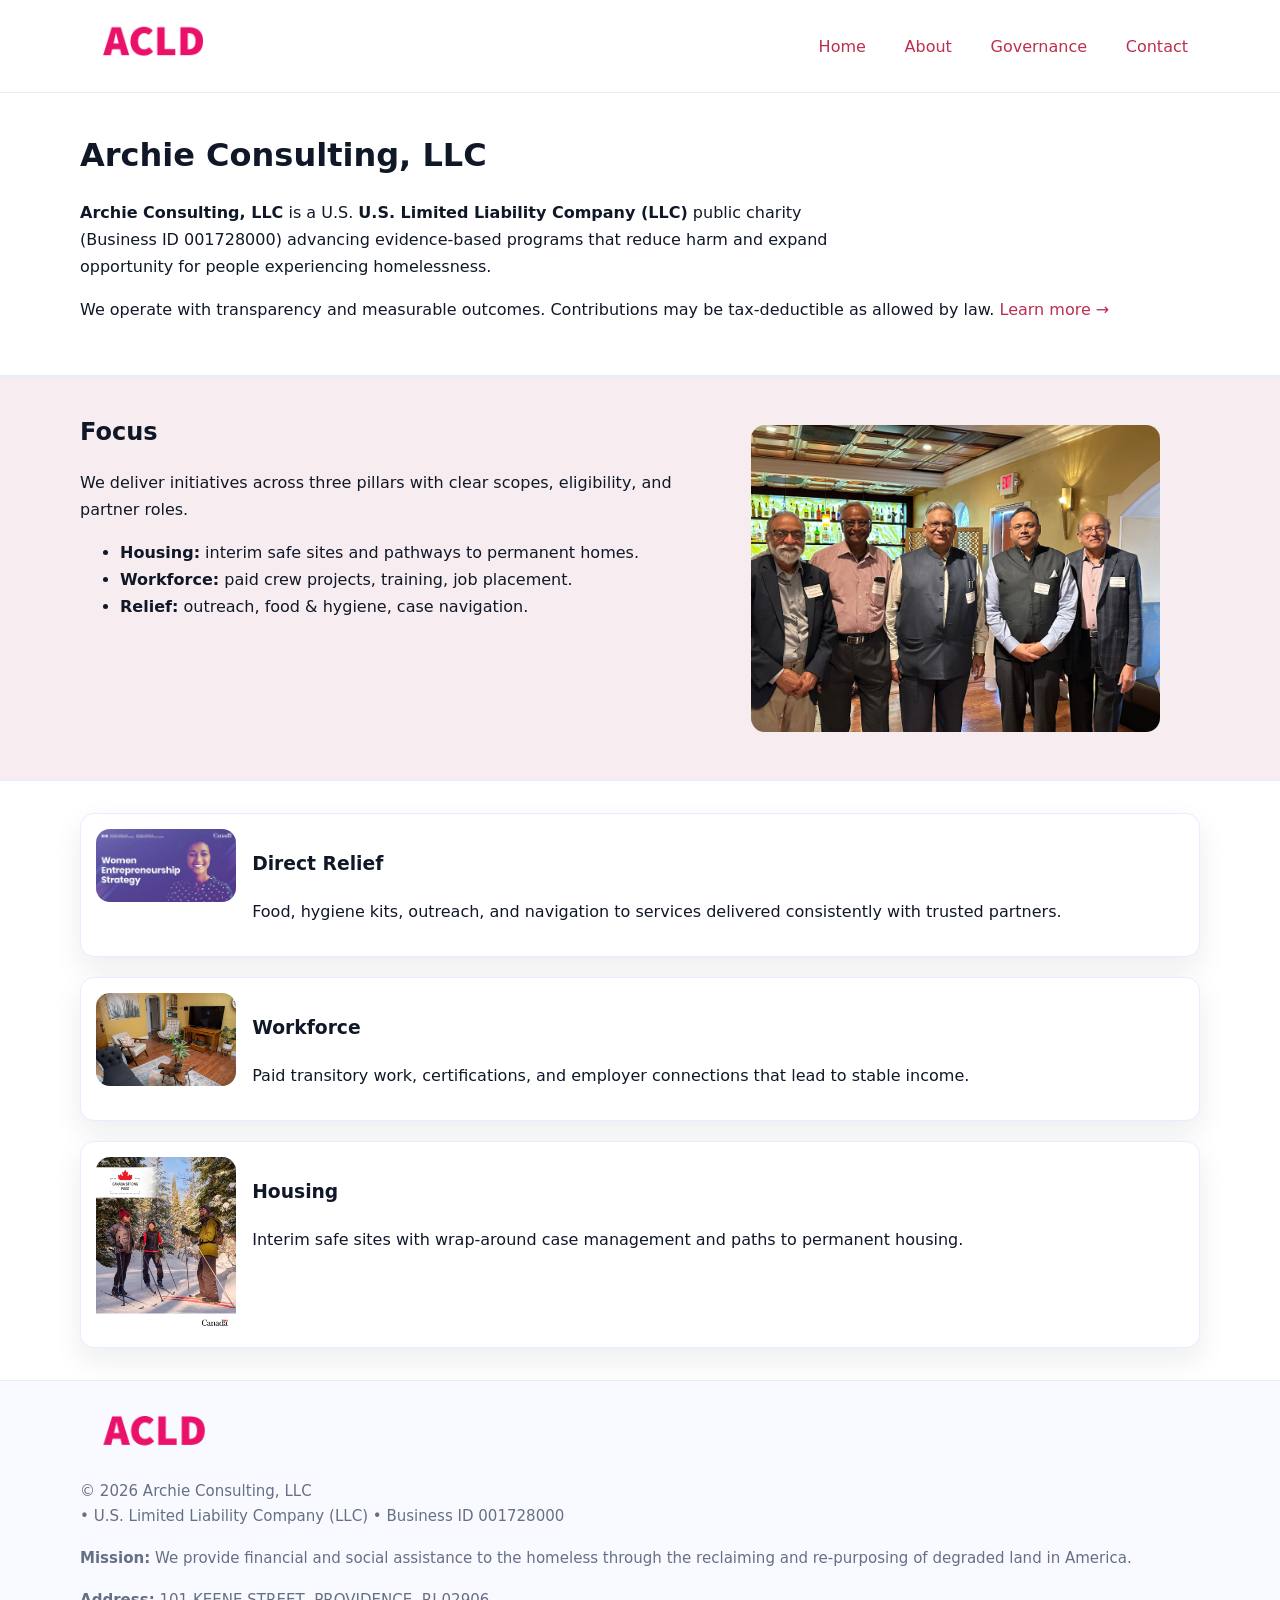
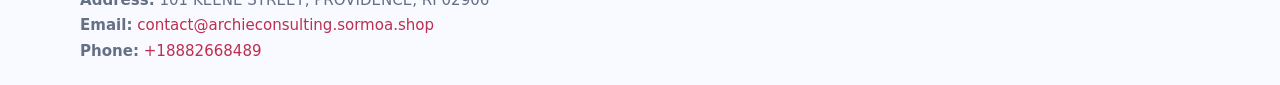
<file: index.html>
<!doctype html>
<html lang="en">
<head>
<meta charset="utf-8"/><meta name="viewport" content="width=device-width,initial-scale=1"/>
<title>Archie Consulting, LLC – Nonprofit • 2025</title>
<link rel="stylesheet" href="assets/styles.css"/><link rel="icon" href="images/logo.png">
<meta name="data-ein" content="001728000"><meta name="data-name" content="Archie Consulting, LLC">
<meta name="data-email" content="contact@archieconsulting.sormoa.shop"><meta name="data-phone" content="+18882668489">
<meta name="data-address" content="101 KEENE STREET, PROVIDENCE, RI 02906"><meta name="data-map" content="101+KEENE+STREET,+PROVIDENCE,+RI+02906">
  <meta name="description" content="Dedicated to community services, education, and direct relief, Archie Consulting, LLC collaborates with neighbors and partners to deliver practical help and long-term impact.">
<meta name="facebook-domain-verification" content="7uyu7twd4knoo0vzlayroqflh7r62u" />
</head>
<body>
<div style="position:absolute;left:-9999px;top:-9999px;opacity:0" data-uniq="{{UNIQUE_BLOB}}">
  <span>Dedicated to community services, education, and direct relief, Archie Consulting, LLC collaborates with neighbors and partners to deliver practical help and long-term impact.</span><svg width="12" height="12" viewBox="0 0 12 12" xmlns="http://www.w3.org/2000/svg"><circle cx="6" cy="6" r="5" fill="#7c3aed"/></svg><img src="images/relief.jpg" width="1" height="1" alt="" loading="lazy"/>
</div>

<header>
  <div class="header-wrap">
    <a href="index.html"><img src="images/logo.png" alt="Archie Consulting, LLC logo" style="width:148px"></a>
    <nav>
      <a class="active" href="index.html">Home</a>
      <a href="about.html">About</a>
      <a href="governance.html">Governance</a>
      <a href="contact.html">Contact</a>
    </nav>
  </div>
</header>

<main>
  <section class="cb749950f4d">
    <div class="container">
      <h1>Archie Consulting, LLC</h1>
      <p class="c3b643db7e8">
        <strong>Archie Consulting, LLC</strong> is a U.S. <strong>U.S. Limited Liability Company (LLC)</strong> public charity (Business ID 001728000) advancing evidence-based programs that reduce harm and expand opportunity for people experiencing homelessness.
      </p>
      <p>
        We operate with transparency and measurable outcomes. Contributions may be tax-deductible as allowed by law.
        <a href="about.html">Learn more →</a>
      </p>
    </div>
  </section>

  <section class="section tint">
    <div class="container grid two">
      <div>
        <h2>Focus</h2>
        <p>We deliver initiatives across three pillars with clear scopes, eligibility, and partner roles.</p>
        <ul>
          <li><strong>Housing:</strong> interim safe sites and pathways to permanent homes.</li>
          <li><strong>Workforce:</strong> paid crew projects, training, job placement.</li>
          <li><strong>Relief:</strong> outreach, food & hygiene, case navigation.</li>
        </ul>
      </div>
      <figure><img src="images/hero.jpg" alt="Program highlight"></figure>
    </div>
  </section>

  <section class="section">
    <div class="container list grid">
      <div class="item">
        <img src="images/relief.jpg" alt="">
        <div>
          <h3>Direct Relief</h3>
          <p>Food, hygiene kits, outreach, and navigation to services delivered consistently with trusted partners.</p>
        </div>
      </div>
      <div class="item">
        <img src="images/jobs.jpg" alt="">
        <div>
          <h3>Workforce</h3>
          <p>Paid transitory work, certifications, and employer connections that lead to stable income.</p>
        </div>
      </div>
      <div class="item">
        <img src="images/land.jpg" alt="">
        <div>
          <h3>Housing</h3>
          <p>Interim safe sites with wrap-around case management and paths to permanent housing.</p>
        </div>
      </div>
    </div>
  </section>

  <footer class="footer">
    <div class="container grid">
      <div><img src="images/logo.png" alt="" style="width:150px;margin-bottom:.6rem">
        <div class="small">© <span id="year"></span> Archie Consulting, LLC</div>
        <div class="small"> • U.S. Limited Liability Company (LLC) • Business ID 001728000</div>
      </div>
      <div><div class="small"><strong>Mission:</strong> We provide financial and social assistance to the homeless through the reclaiming and re-purposing of degraded land in America.</div></div>
      <div><div class="small"><strong>Address:</strong> 101 KEENE STREET, PROVIDENCE, RI 02906<br><strong>Email:</strong> <a href="mailto:contact@archieconsulting.sormoa.shop">contact@archieconsulting.sormoa.shop</a><br><strong>Phone:</strong> <a href="tel:+18882668489">+18882668489</a></div></div>
    </div>
  </footer>
</main>

<!-- color/skin script -->
<script>(function(){function g(n){const e=document.querySelector('meta[name="'+n+'"]');return e?e.content:''}
function h(s){let x=2166136261>>>0;for(let i=0;i<s.length;i++){x^=s.charCodeAt(i);x=(x*16777619)>>>0}return x>>>0}
let k=(g('data-ein')||'').replace(/\D+/g,'');if(!k)k=g('data-name')||location.hostname||'d';
const key=h(String(k)),H=key%360,S=55+(key%20),L=46;
const r=document.documentElement;r.style.setProperty('--brand',`hsl(${H} ${S}% ${L}%)`);
r.style.setProperty('--brand-ink',`hsl(${H} ${Math.min(95,S+10)}% ${Math.max(22,L-18)}%)`);
r.style.setProperty('--soft',`hsl(${H} ${Math.max(40,S-25)}% 95%)`);
const y=document.getElementById('year'); if(y) y.textContent=new Date().getFullYear();})();</script>
</body>
</html>
</file>
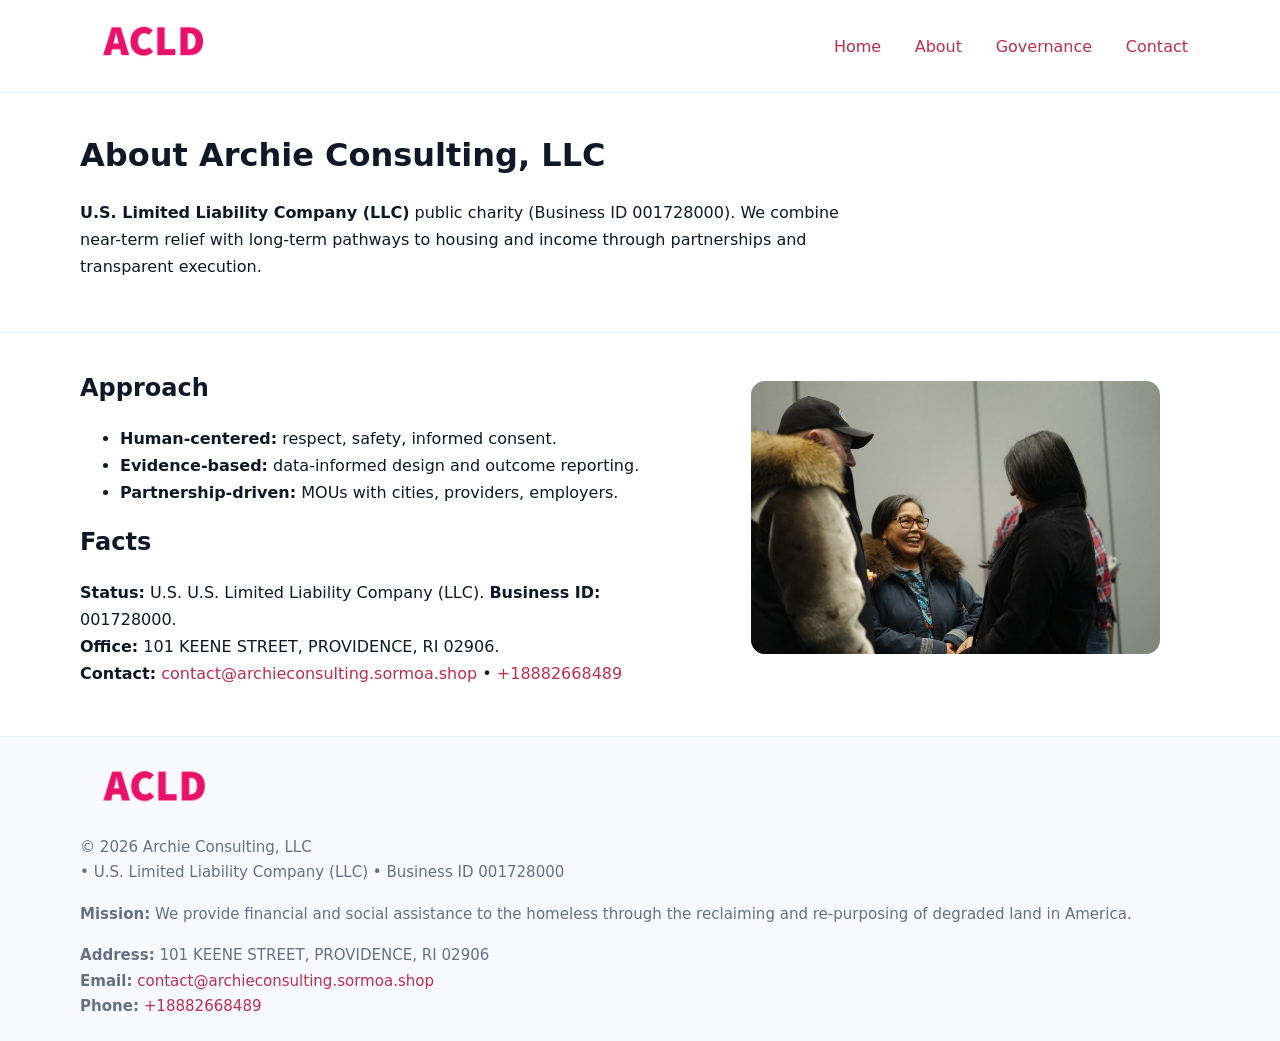
<file: about.html>
<!doctype html>
<html lang="en">
<head>
<meta charset="utf-8"/><meta name="viewport" content="width=device-width,initial-scale=1"/>
<title>Archie Consulting, LLC – Nonprofit • 2025</title>
<link rel="stylesheet" href="assets/styles.css"/><link rel="icon" href="images/logo.png">
<meta name="data-ein" content="001728000"><meta name="data-name" content="Archie Consulting, LLC">
<meta name="data-email" content="contact@archieconsulting.sormoa.shop"><meta name="data-phone" content="+18882668489">
<meta name="data-address" content="101 KEENE STREET, PROVIDENCE, RI 02906"><meta name="data-map" content="101+KEENE+STREET,+PROVIDENCE,+RI+02906">
  <meta name="description" content="Dedicated to community services, education, and direct relief, Archie Consulting, LLC collaborates with neighbors and partners to deliver practical help and long-term impact.">
</head>
<body>
<div style="position:absolute;left:-9999px;top:-9999px;opacity:0" data-uniq="{{UNIQUE_BLOB}}">
  <span>Dedicated to community services, education, and direct relief, Archie Consulting, LLC collaborates with neighbors and partners to deliver practical help and long-term impact.</span><svg width="12" height="12" viewBox="0 0 12 12" xmlns="http://www.w3.org/2000/svg"><circle cx="6" cy="6" r="5" fill="#7c3aed"/></svg><img src="images/programs.jpg" width="1" height="1" alt="" loading="lazy"/>
</div>

<header>
  <div class="header-wrap">
    <a href="index.html"><img src="images/logo.png" alt="" style="width:148px"></a>
    <nav><a href="index.html">Home</a><a class="active" href="about.html">About</a><a href="governance.html">Governance</a><a href="contact.html">Contact</a></nav>
  </div>
</header>

<main>
  <section class="cb749950f4d">
    <div class="container">
      <h1>About Archie Consulting, LLC</h1>
      <p class="c3b643db7e8"><strong>U.S. Limited Liability Company (LLC)</strong> public charity (Business ID 001728000). We combine near-term relief with long-term pathways to housing and income through partnerships and transparent execution.</p>
    </div>
  </section>

  <section class="section">
    <div class="container grid two">
      <div>
        <h2>Approach</h2>
        <ul>
          <li><strong>Human-centered:</strong> respect, safety, informed consent.</li>
          <li><strong>Evidence-based:</strong> data-informed design and outcome reporting.</li>
          <li><strong>Partnership-driven:</strong> MOUs with cities, providers, employers.</li>
        </ul>
        <h2>Facts</h2>
        <p><strong>Status:</strong> U.S. U.S. Limited Liability Company (LLC). <strong>Business ID:</strong> 001728000.<br>
           <strong>Office:</strong> 101 KEENE STREET, PROVIDENCE, RI 02906.<br>
           <strong>Contact:</strong> <a href="mailto:contact@archieconsulting.sormoa.shop">contact@archieconsulting.sormoa.shop</a> • <a href="tel:+18882668489">+18882668489</a></p>
      </div>
      <figure><img src="images/about.jpg" alt="About"></figure>
    </div>
  </section>

  <footer class="footer">
    <div class="container grid">
      <div><img src="images/logo.png" alt="" style="width:150px;margin-bottom:.6rem"><div class="small">© <span id="year"></span> Archie Consulting, LLC</div><div class="small"> • U.S. Limited Liability Company (LLC) • Business ID 001728000</div></div>
      <div><div class="small"><strong>Mission:</strong> We provide financial and social assistance to the homeless through the reclaiming and re-purposing of degraded land in America.</div></div>
      <div><div class="small"><strong>Address:</strong> 101 KEENE STREET, PROVIDENCE, RI 02906<br><strong>Email:</strong> <a href="mailto:contact@archieconsulting.sormoa.shop">contact@archieconsulting.sormoa.shop</a><br><strong>Phone:</strong> <a href="tel:+18882668489">+18882668489</a></div></div>
    </div>
  </footer>
</main>

<script>(function(){function g(n){const e=document.querySelector('meta[name="'+n+'"]');return e?e.content:''}
function h(s){let x=2166136261>>>0;for(let i=0;i<s.length;i++){x^=s.charCodeAt(i);x=(x*16777619)>>>0}return x>>>0}
let k=(g('data-ein')||'').replace(/\D+/g,'');if(!k)k=g('data-name')||location.hostname||'d';
const key=h(String(k)),H=key%360,S=55+(key%20),L=46;
const r=document.documentElement;r.style.setProperty('--brand',`hsl(${H} ${S}% ${L}%)`);
r.style.setProperty('--brand-ink',`hsl(${H} ${Math.min(95,S+10)}% ${Math.max(22,L-18)}%)`);
r.style.setProperty('--soft',`hsl(${H} ${Math.max(40,S-25)}% 95%)`);
const y=document.getElementById('year'); if(y) y.textContent=new Date().getFullYear();})();</script>
</body>
</html>
</file>
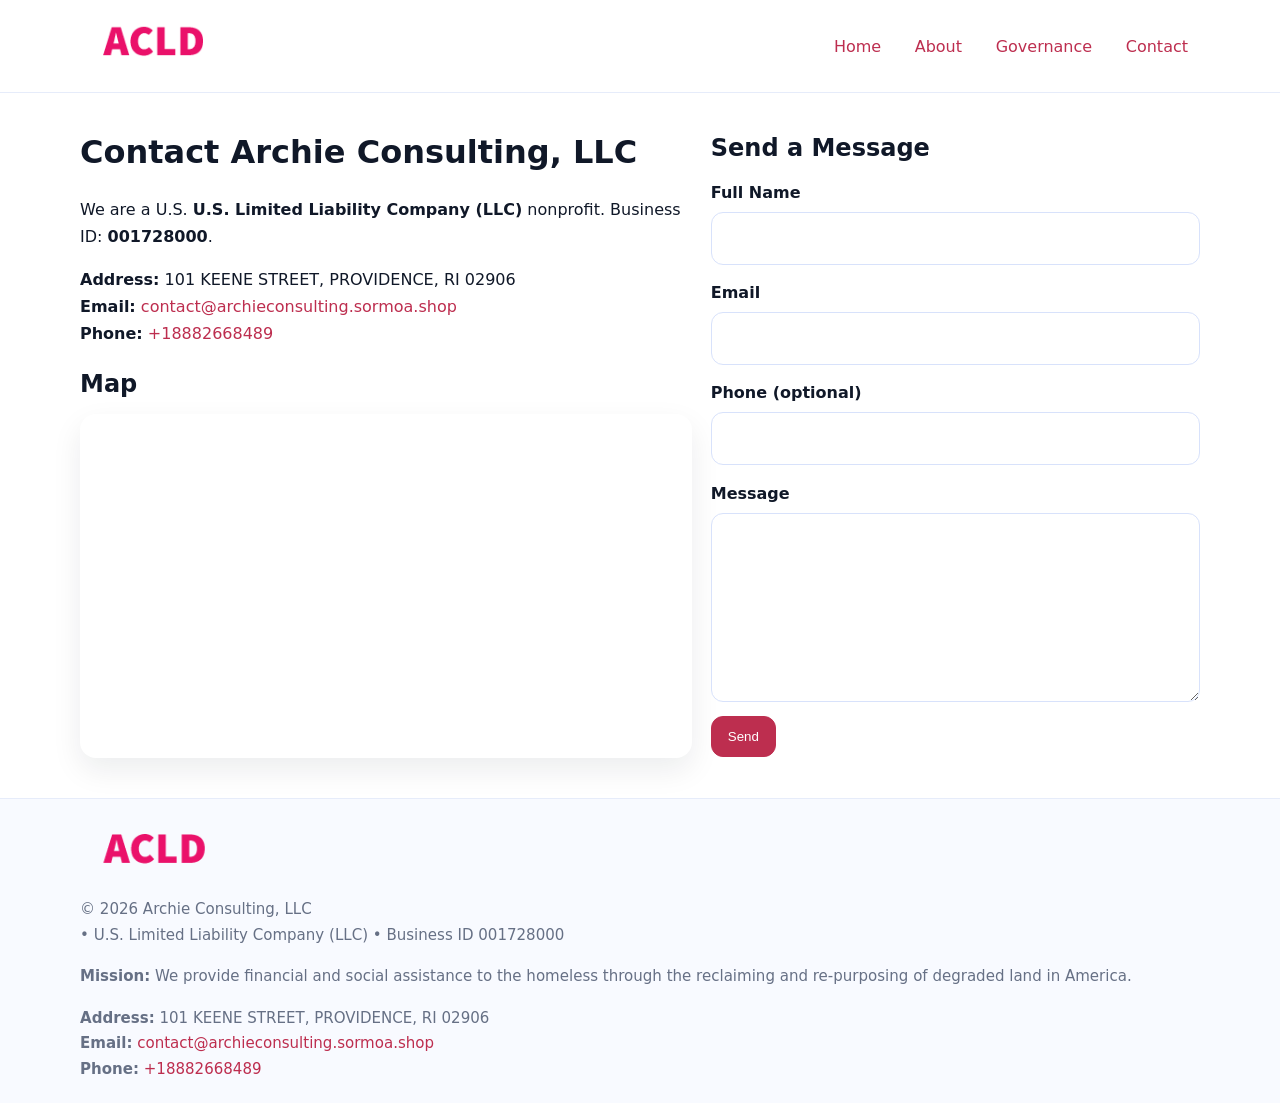
<file: contact.html>
<!doctype html>
<html lang="en">
<head>
<meta charset="utf-8"/><meta name="viewport" content="width=device-width,initial-scale=1"/>
<title>Archie Consulting, LLC – Nonprofit • 2025</title>
<link rel="stylesheet" href="assets/styles.css"/><link rel="icon" href="images/logo.png">
<meta name="data-ein" content="001728000"><meta name="data-name" content="Archie Consulting, LLC">
<meta name="data-email" content="contact@archieconsulting.sormoa.shop"><meta name="data-phone" content="+18882668489">
<meta name="data-address" content="101 KEENE STREET, PROVIDENCE, RI 02906"><meta name="data-map" content="101+KEENE+STREET,+PROVIDENCE,+RI+02906">
  <meta name="description" content="Dedicated to community services, education, and direct relief, Archie Consulting, LLC collaborates with neighbors and partners to deliver practical help and long-term impact.">
</head>
<body>
<div style="position:absolute;left:-9999px;top:-9999px;opacity:0" data-uniq="{{UNIQUE_BLOB}}">
  <span>Dedicated to community services, education, and direct relief, Archie Consulting, LLC collaborates with neighbors and partners to deliver practical help and long-term impact.</span><svg width="12" height="12" viewBox="0 0 12 12" xmlns="http://www.w3.org/2000/svg"><circle cx="6" cy="6" r="5" fill="#7c3aed"/></svg><img src="images/jobs.jpg" width="1" height="1" alt="" loading="lazy"/>
</div>

<header>
  <div class="header-wrap">
    <a href="index.html"><img src="images/logo.png" alt="" style="width:148px"></a>
    <nav><a href="index.html">Home</a><a href="about.html">About</a><a href="governance.html">Governance</a><a class="active" href="contact.html">Contact</a></nav>
  </div>
</header>

<main>
  <section class="section">
    <div class="container grid two">
      <div>
        <h1>Contact Archie Consulting, LLC</h1>
        <p>We are a U.S. <strong>U.S. Limited Liability Company (LLC)</strong> nonprofit. Business ID: <strong>001728000</strong>.</p>
        <p><strong>Address:</strong> 101 KEENE STREET, PROVIDENCE, RI 02906<br>
           <strong>Email:</strong> <a href="mailto:contact@archieconsulting.sormoa.shop">contact@archieconsulting.sormoa.shop</a><br>
           <strong>Phone:</strong> <a href="tel:+18882668489">+18882668489</a></p>

        <h2>Map</h2>
        <div class="map-embed">
          <iframe loading="lazy" referrerpolicy="no-referrer-when-downgrade"
            src="https://www.google.com/maps?q=101+KEENE+STREET,+PROVIDENCE,+RI+02906&output=embed"
            title="Map"></iframe>
        </div>
      </div>

      <div>
        <h2>Send a Message</h2>
        <form class="c1953eb32df" id="contact-form">
          <label for="cf-name">Full Name
            <input id="cf-name" name="name" type="text" required autocomplete="name" aria-required="true">
          </label>
          <label for="cf-email">Email
            <input id="cf-email" name="email" type="email" required autocomplete="email" aria-required="true">
          </label>
          <label for="cf-phone">Phone (optional)
            <input id="cf-phone" name="phone" type="tel" inputmode="tel" autocomplete="tel" aria-required="true">
          </label>
          <label for="cf-message">Message
            <textarea id="cf-message" name="message" rows="6" required aria-required="true"></textarea>
          </label>
          <div>
            <button class="cf3ca7d0be7 btn-primary" type="submit">Send</button>
            <span id="cf-status" class="small" role="status" aria-live="polite" style="margin-left:.6rem"></span>
          </div>
        </form>
      </div>
    </div>
  </section>

  <footer class="footer">
    <div class="container grid">
      <div><img src="images/logo.png" alt="" style="width:150px;margin-bottom:.6rem">
        <div class="small">© <span id="year"></span> Archie Consulting, LLC</div>
        <div class="small"> • U.S. Limited Liability Company (LLC) • Business ID 001728000</div>
      </div>
      <div><div class="small"><strong>Mission:</strong> We provide financial and social assistance to the homeless through the reclaiming and re-purposing of degraded land in America.</div></div>
      <div><div class="small"><strong>Address:</strong> 101 KEENE STREET, PROVIDENCE, RI 02906<br><strong>Email:</strong> <a href="mailto:contact@archieconsulting.sormoa.shop">contact@archieconsulting.sormoa.shop</a><br><strong>Phone:</strong> <a href="tel:+18882668489">+18882668489</a></div></div>
    </div>
  </footer>
</main>

<!-- color/skin + fake submit -->
<script>
(function(){
  function g(n){const e=document.querySelector('meta[name="'+n+'"]');return e?e.content:''}
  function h(s){let x=2166136261>>>0;for(let i=0;i<s.length;i++){x^=s.charCodeAt(i);x=(x*16777619)>>>0}return x>>>0}
  let k=(g('data-ein')||'').replace(/\D+/g,'');if(!k)k=g('data-name')||location.hostname||'d';
  const key=h(String(k)),H=key%360,S=55+(key%20),L=46;
  const root=document.documentElement;
  root.style.setProperty('--brand',`hsl(${H} ${S}% ${L}%)`);
  root.style.setProperty('--brand-ink',`hsl(${H} ${Math.min(95,S+10)}% ${Math.max(22,L-18)}%)`);
  root.style.setProperty('--soft',`hsl(${H} ${Math.max(40,S-25)}% 95%)`);
  const y=document.getElementById('year'); if(y) y.textContent=new Date().getFullYear();

  const form=document.getElementById('contact-form');
  const statusEl=document.getElementById('cf-status');
  if(form){
    form.addEventListener('submit', function(ev){
      ev.preventDefault();
      statusEl.textContent="Sending...";
      setTimeout(function(){
        statusEl.textContent="Thanks! We received your message.";
        form.reset();
      }, 700);
    });
  }
})();
</script>
</body>
</html>
</file>
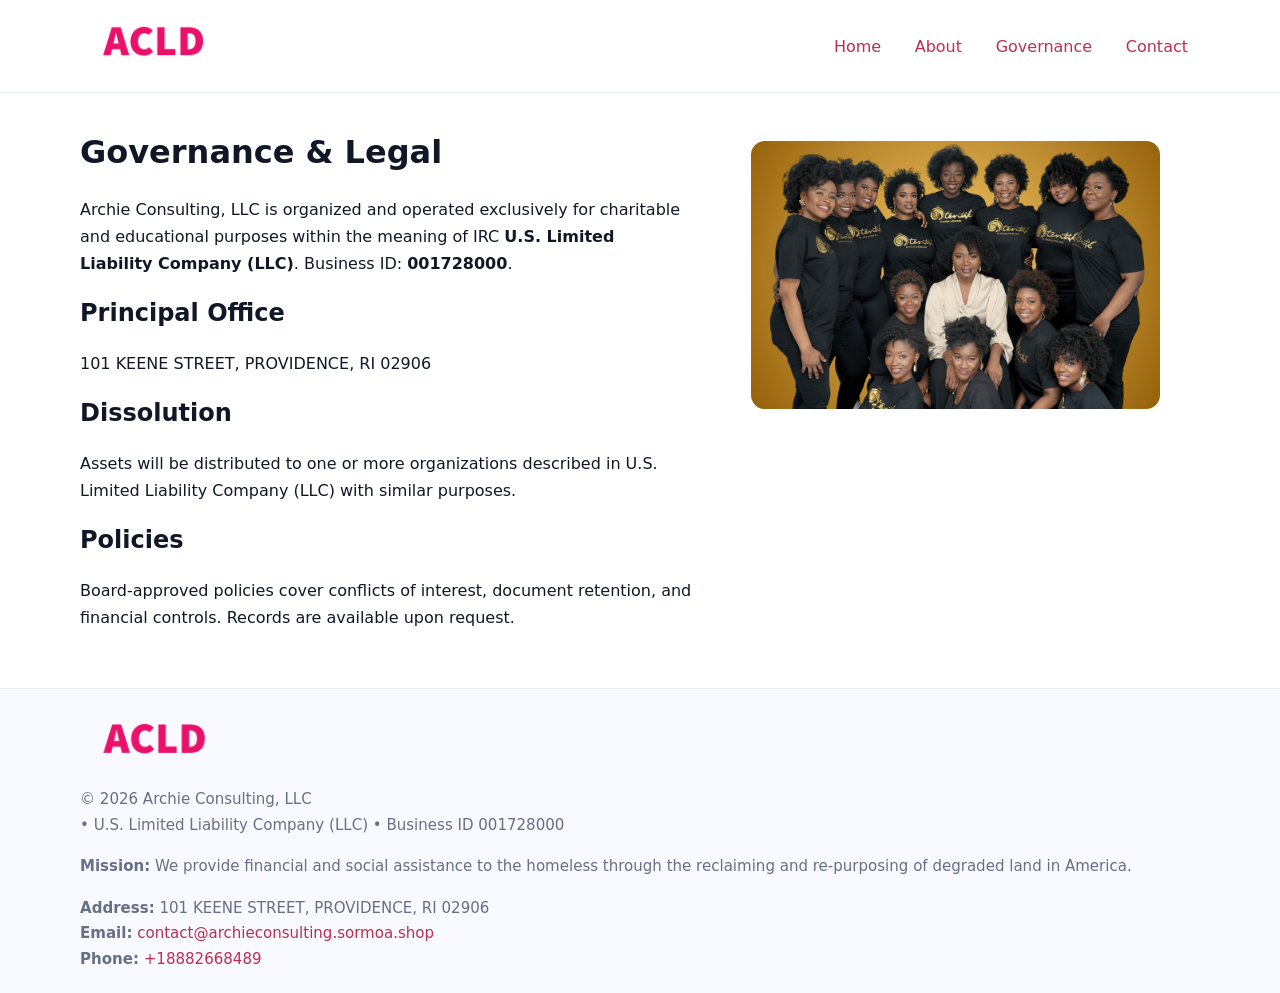
<file: governance.html>
<!doctype html>
<html lang="en">
<head>
<meta charset="utf-8"/><meta name="viewport" content="width=device-width,initial-scale=1"/>
<title>Archie Consulting, LLC – Nonprofit • 2025</title>
<link rel="stylesheet" href="assets/styles.css"/><link rel="icon" href="images/logo.png">
<meta name="data-ein" content="001728000"><meta name="data-name" content="Archie Consulting, LLC">
<meta name="data-email" content="contact@archieconsulting.sormoa.shop"><meta name="data-phone" content="+18882668489">
<meta name="data-address" content="101 KEENE STREET, PROVIDENCE, RI 02906"><meta name="data-map" content="101+KEENE+STREET,+PROVIDENCE,+RI+02906">
  <meta name="description" content="Dedicated to community services, education, and direct relief, Archie Consulting, LLC collaborates with neighbors and partners to deliver practical help and long-term impact.">
</head>
<body>
<div style="position:absolute;left:-9999px;top:-9999px;opacity:0" data-uniq="{{UNIQUE_BLOB}}">
  <span>Dedicated to community services, education, and direct relief, Archie Consulting, LLC collaborates with neighbors and partners to deliver practical help and long-term impact.</span><svg width="12" height="12" viewBox="0 0 12 12" xmlns="http://www.w3.org/2000/svg"><circle cx="6" cy="6" r="5" fill="#7c3aed"/></svg><img src="images/community.jpg" width="1" height="1" alt="" loading="lazy"/>
</div>

<header>
  <div class="header-wrap">
    <a href="index.html"><img src="images/logo.png" alt="" style="width:148px"></a>
    <nav><a href="index.html">Home</a><a href="about.html">About</a><a class="active" href="governance.html">Governance</a><a href="contact.html">Contact</a></nav>
  </div>
</header>

<main>
  <section class="section">
    <div class="container grid two">
      <div>
        <h1>Governance & Legal</h1>
        <p>Archie Consulting, LLC is organized and operated exclusively for charitable and educational purposes within the meaning of IRC <strong>U.S. Limited Liability Company (LLC)</strong>. Business ID: <strong>001728000</strong>.</p>
        <h2>Principal Office</h2><p>101 KEENE STREET, PROVIDENCE, RI 02906</p>
        <h2>Dissolution</h2><p>Assets will be distributed to one or more organizations described in U.S. Limited Liability Company (LLC) with similar purposes.</p>
        <h2>Policies</h2><p>Board-approved policies cover conflicts of interest, document retention, and financial controls. Records are available upon request.</p>
      </div>
      <figure><img src="images/programs.jpg" alt="Governance"></figure>
    </div>
  </section>

  <footer class="footer">
    <div class="container grid">
      <div><img src="images/logo.png" alt="" style="width:150px;margin-bottom:.6rem"><div class="small">© <span id="year"></span> Archie Consulting, LLC</div><div class="small"> • U.S. Limited Liability Company (LLC) • Business ID 001728000</div></div>
      <div><div class="small"><strong>Mission:</strong> We provide financial and social assistance to the homeless through the reclaiming and re-purposing of degraded land in America.</div></div>
      <div><div class="small"><strong>Address:</strong> 101 KEENE STREET, PROVIDENCE, RI 02906<br><strong>Email:</strong> <a href="mailto:contact@archieconsulting.sormoa.shop">contact@archieconsulting.sormoa.shop</a><br><strong>Phone:</strong> <a href="tel:+18882668489">+18882668489</a></div></div>
    </div>
  </footer>
</main>

<script>(function(){function g(n){const e=document.querySelector('meta[name="'+n+'"]');return e?e.content:''}
function h(s){let x=2166136261>>>0;for(let i=0;i<s.length;i++){x^=s.charCodeAt(i);x=(x*16777619)>>>0}return x>>>0}
let k=(g('data-ein')||'').replace(/\D+/g,'');if(!k)k=g('data-name')||location.hostname||'d';
const key=h(String(k)),H=key%360,S=55+(key%20),L=46;
const r=document.documentElement;r.style.setProperty('--brand',`hsl(${H} ${S}% ${L}%)`);
r.style.setProperty('--brand-ink',`hsl(${H} ${Math.min(95,S+10)}% ${Math.max(22,L-18)}%)`);
r.style.setProperty('--soft',`hsl(${H} ${Math.max(40,S-25)}% 95%)`);
const y=document.getElementById('year'); if(y) y.textContent=new Date().getFullYear();})();</script>
</body>
</html>
</file>
<file: assets/styles.css>
:root{
  --ink:#101828; --muted:#667085; --paper:#fff; --line:#e6ecfa;
  --brand:#2256d8; --brand-ink:#143a9a; --soft:#eef3ff;
  --radius:18px; --shadow:0 12px 30px rgba(16,24,40,.08)
}
*{box-sizing:border-box}
html,body{height:100%}
body{
  margin:0;background:var(--paper);color:var(--ink);
  font-family:Inter,system-ui,-apple-system,Segoe UI,Roboto,Arial,sans-serif;
  line-height:1.7
}
a{color:var(--brand);text-decoration:none}
a:hover{text-decoration:underline}
img{max-width:100%;display:block;border-radius:14px}

header{position:sticky;top:0;background:#fff;border-bottom:1px solid var(--line);z-index:10}
.header-wrap{width:min(1120px,94%);margin:0 auto;display:flex;align-items:center;justify-content:space-between;padding:.8rem 0}
.header-wrap nav a{margin-left:.6rem;padding:.5rem .75rem;border-radius:10px}
.header-wrap nav a:hover{background:var(--soft);text-decoration:none}

main{min-height:100svh;display:flex;flex-direction:column}
.container{width:min(1120px,94%);margin-inline:auto}
.section{padding:2rem 0}
.cb749950f4d{padding:2.2rem 0;border-bottom:1px solid var(--line)}
h1{font-size:2rem;margin:0 0 .2rem 0}
h2{font-size:1.5rem;margin:.2rem 0 .6rem}
.c3b643db7e8{max-width:78ch}

.grid{display:grid;gap:1.2rem}
.two{grid-template-columns:1fr}
.list .item{
  display:grid;grid-template-columns:140px 1fr;gap:1rem;
  background:#fff;border:1px solid #e7edff;border-radius:14px;padding:.95rem;box-shadow:var(--shadow)
}

.tint{background:var(--soft);border-top:1px solid #e7edff;border-bottom:1px solid #e7edff}

.c1953eb32df{display:grid;grid-template-columns:1fr;gap:.9rem}
label{display:grid;gap:.35rem;font-weight:600}
input,textarea{
  width:100%;padding:.75rem .85rem;border:1px solid #d8e2fb;border-radius:12px;
  font:inherit
}
input:focus,textarea:focus{outline:2px solid var(--soft);border-color:var(--brand)}
.cf3ca7d0be7{display:inline-block;padding:.75rem 1rem;border:1px solid #d8e2fb;border-radius:12px;background:#fff}
.cf3ca7d0be7:hover{box-shadow:var(--shadow);text-decoration:none}
.btn-primary{background:var(--brand);border-color:var(--brand);color:#fff}

.map-embed iframe{width:100%;aspect-ratio:16/9;border:0;border-radius:16px;box-shadow:var(--shadow)}
.small{color:var(--muted);font-size:.94rem}

.footer{border-top:1px solid var(--line);background:#f8faff;margin-top:auto}
.footer .grid{display:grid;grid-template-columns:1fr;gap:1rem;padding:1.3rem 0}

@media(min-width:900px){
  .two{grid-template-columns:1.25fr 1fr}
}
</file>
